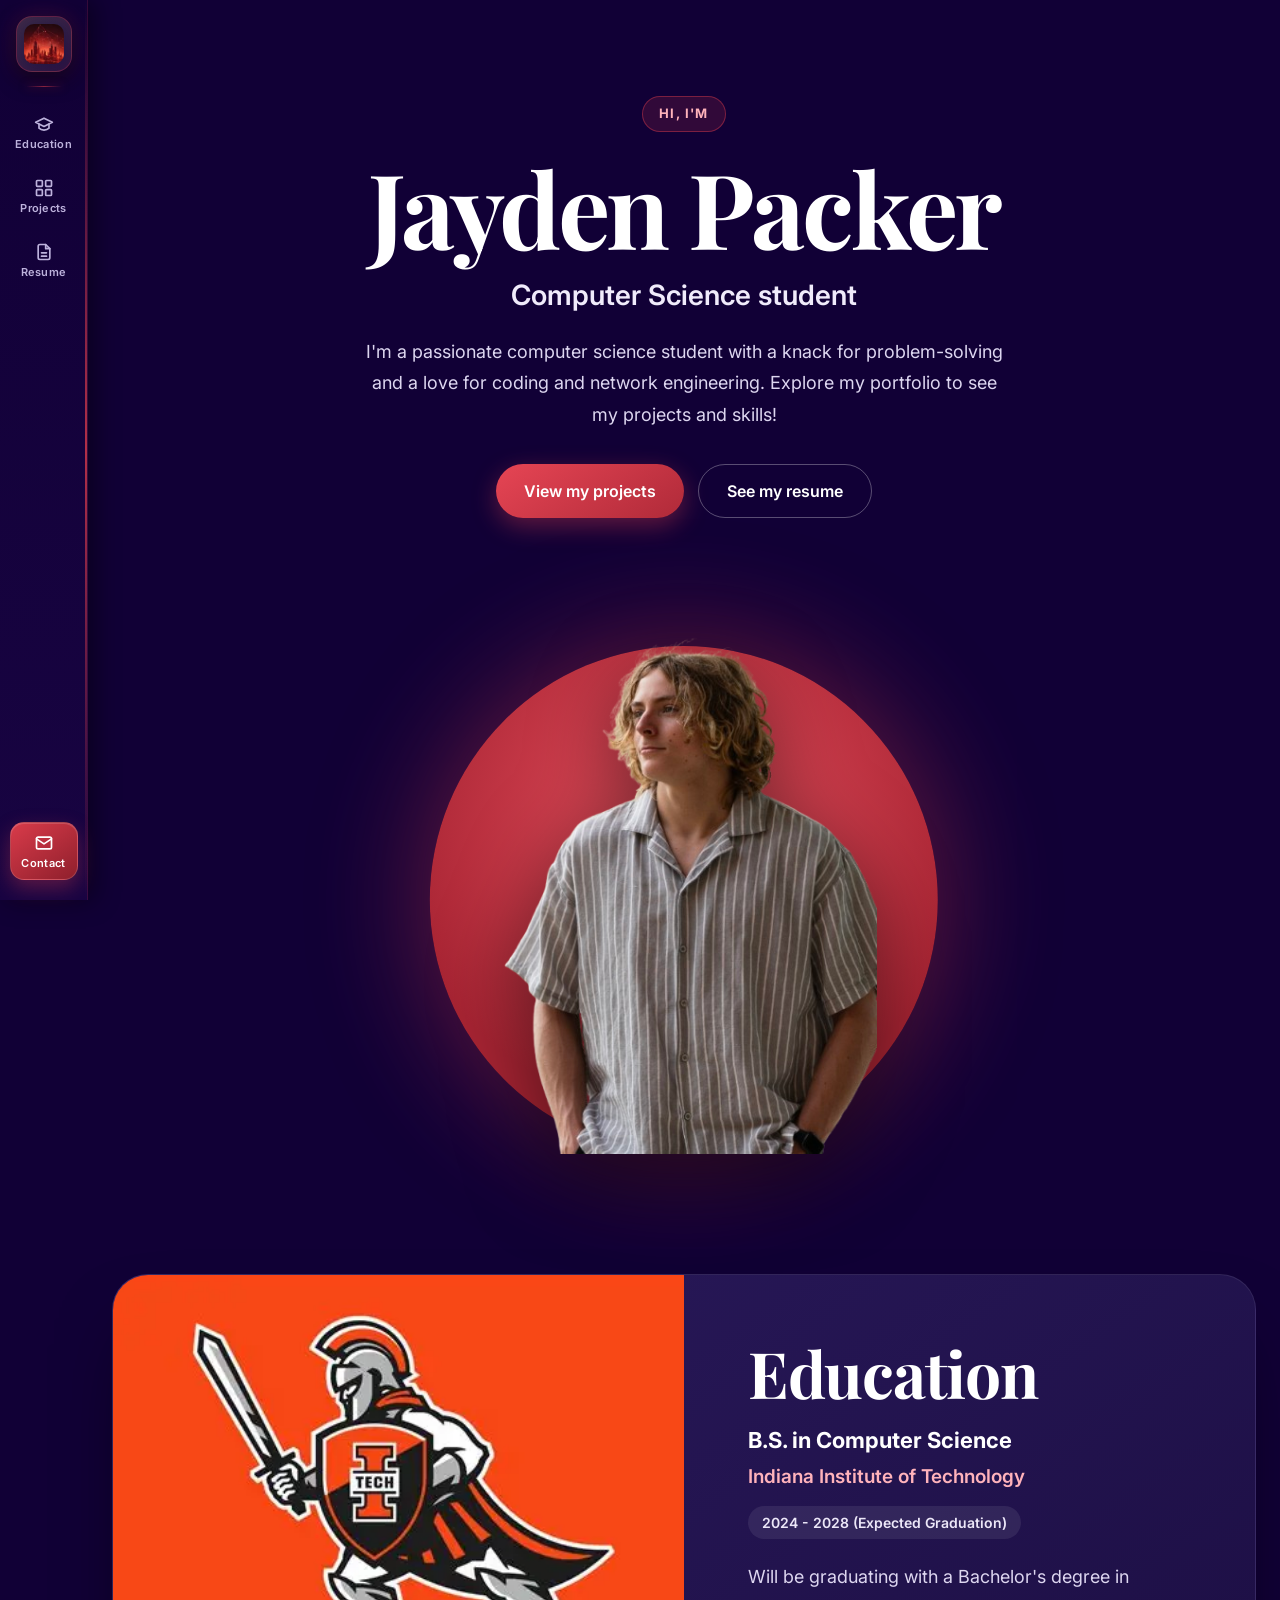
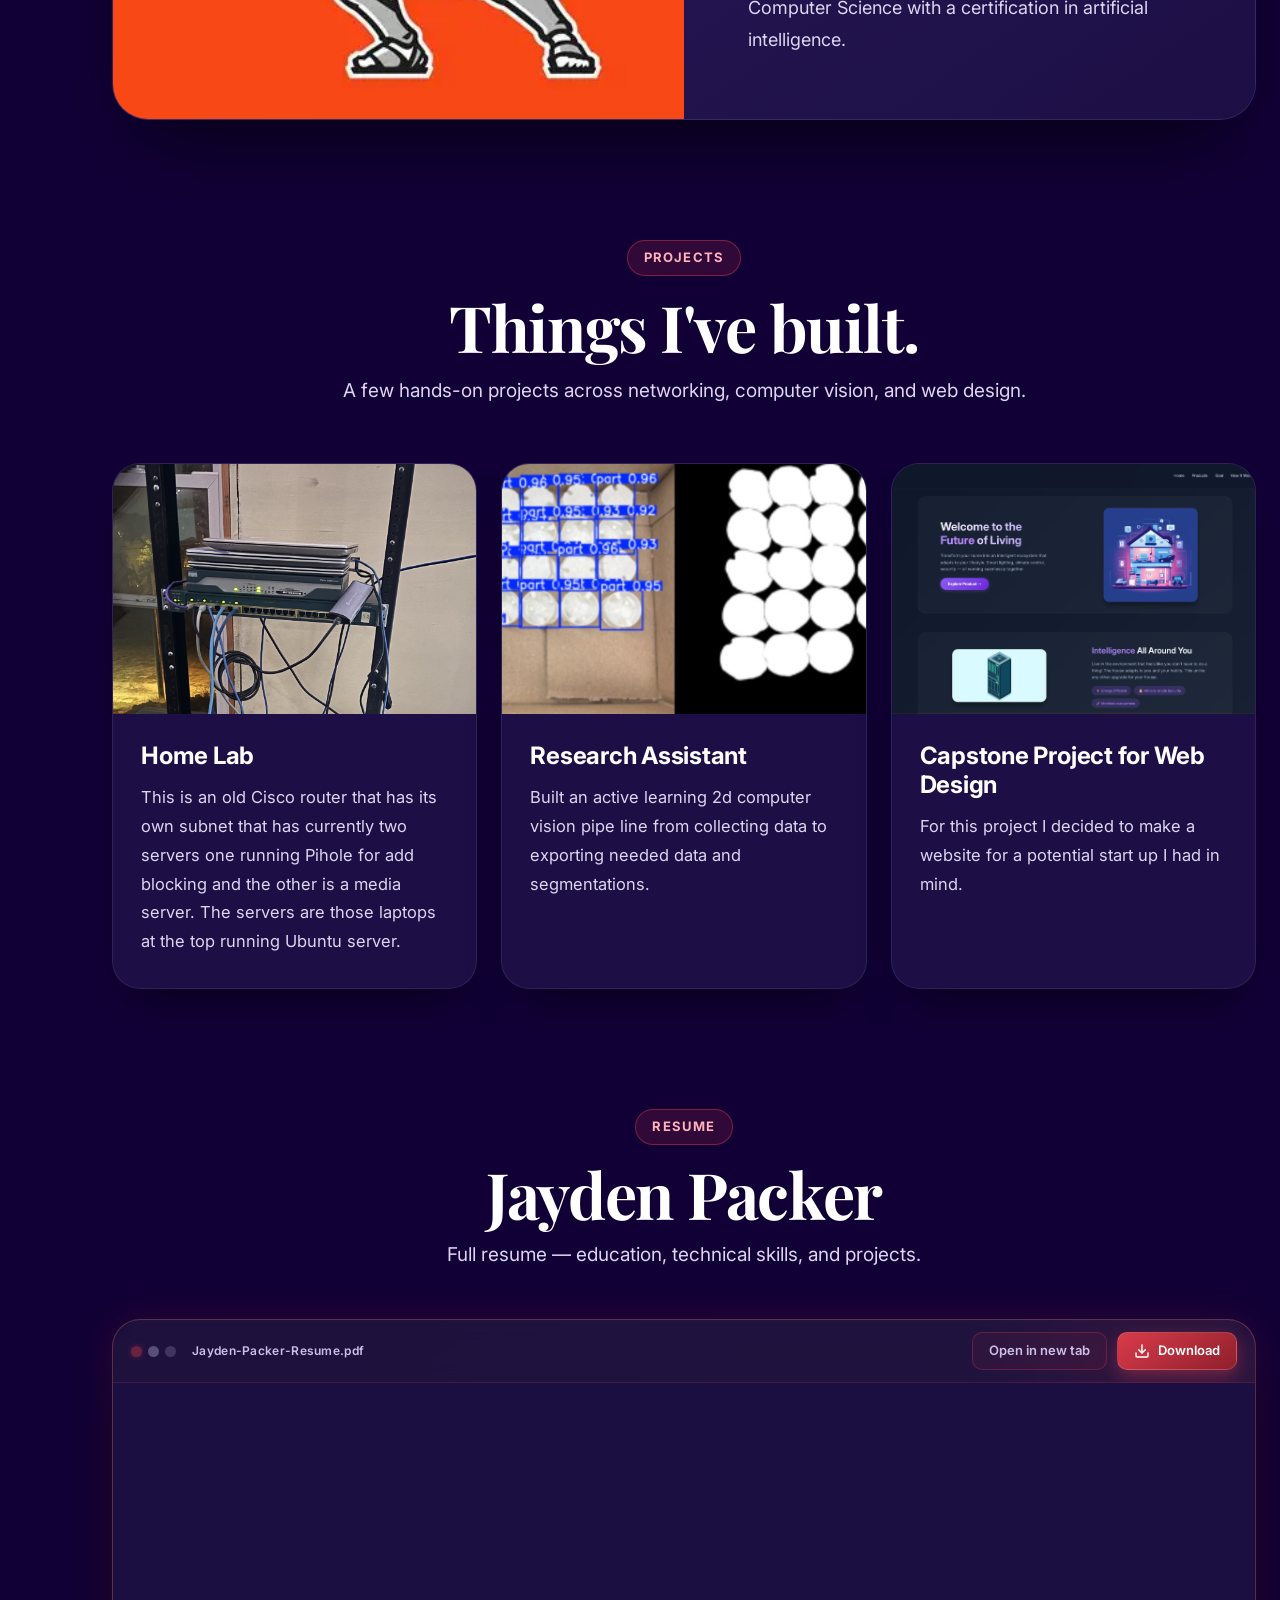
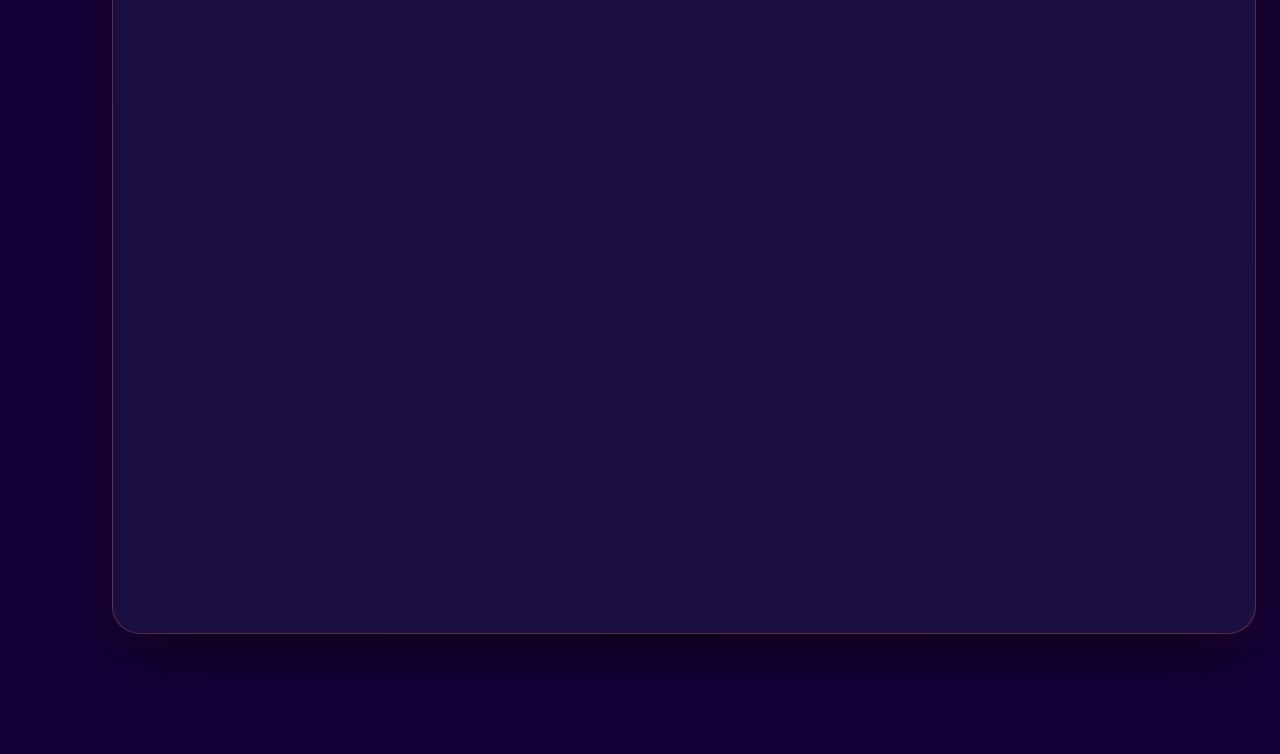
<file: index.html>
<!DOCTYPE html>
<html lang="en">

<head>
    <meta charset="UTF-8">
    <meta name="viewport" content="width=device-width, initial-scale=1.0, viewport-fit=cover">
    <meta name="theme-color" content="#110036">
    <title>Jayden Packer · Portfolio</title>
    <script>document.documentElement.classList.add('js')</script>
    <link rel="stylesheet" href="style.css" />
</head>

<body class="has-rail">
    <!-- TASKBAR -->
    <nav class="taskbar" id="taskbar" aria-label="Main navigation">
        <a href="#hero" class="taskbar1" aria-label="Home">
            <img src="OIP (1).webp" alt="logo">
        </a>

        <div class="rail-divider"></div>

        <a href="#education" class="rail-link">
            <span class="rail-dot"></span>
            <svg class="rail-icon" viewBox="0 0 24 24" fill="none" stroke="currentColor" stroke-width="2"
                stroke-linecap="round" stroke-linejoin="round" aria-hidden="true">
                <path d="M22 10 12 5 2 10l10 5 10-5z" />
                <path d="M6 12v5c3 3 9 3 12 0v-5" />
            </svg>
            <span class="rail-label">Education</span>
        </a>
        <a href="#projects" class="rail-link">
            <span class="rail-dot"></span>
            <svg class="rail-icon" viewBox="0 0 24 24" fill="none" stroke="currentColor" stroke-width="2"
                stroke-linecap="round" stroke-linejoin="round" aria-hidden="true">
                <rect x="3" y="3" width="7" height="7" rx="1" />
                <rect x="14" y="3" width="7" height="7" rx="1" />
                <rect x="14" y="14" width="7" height="7" rx="1" />
                <rect x="3" y="14" width="7" height="7" rx="1" />
            </svg>
            <span class="rail-label">Projects</span>
        </a>
        <a href="#resume" class="rail-link">
            <span class="rail-dot"></span>
            <svg class="rail-icon" viewBox="0 0 24 24" fill="none" stroke="currentColor" stroke-width="2"
                stroke-linecap="round" stroke-linejoin="round" aria-hidden="true">
                <path d="M14 3H7a2 2 0 0 0-2 2v14a2 2 0 0 0 2 2h10a2 2 0 0 0 2-2V8z" />
                <path d="M14 3v5h5" />
                <path d="M9 13h6M9 17h6" />
            </svg>
            <span class="rail-label">Resume</span>
        </a>

        <div class="rail-spacer"></div>

        <a href="contact.html" class="rail-link rail-contact">
            <span class="rail-dot"></span>
            <svg class="rail-icon" viewBox="0 0 24 24" fill="none" stroke="currentColor" stroke-width="2"
                stroke-linecap="round" stroke-linejoin="round" aria-hidden="true">
                <rect x="3" y="5" width="18" height="14" rx="2" />
                <path d="m3 7 9 6 9-6" />
            </svg>
            <span class="rail-label">Contact</span>
        </a>
    </nav>

    <!-- HERO -->
    <section id="hero" class="hero">
        <div class="hero-left reveal">
            <span class="hero-badge">Hi, I'm</span>
            <h1 class="hero-title">Jayden Packer</h1>
            <div class="hero-sub">Computer Science student</div>
            <p class="hero-desc">
                I'm a passionate computer science student with a knack for problem-solving and a love for coding and
                network engineering.
                Explore my portfolio to see my projects and skills!
            </p>
            <div class="hero-cta">
                <a href="#projects" class="btn btn-primary">View my projects</a>
                <a href="#resume" class="btn btn-ghost">See my resume</a>
            </div>
        </div>
        <div class="hero-right reveal">
            <img src="IMG_0576-removebg-preview.png" alt="profile" class="hero-img">
        </div>
    </section>

    <!-- EDUCATION -->
    <section id="education" class="education reveal">
        <div class="educationleft">
            <img class="educationleft-img" src="tech_logo.webp" alt="school">
        </div>
        <div class="educationright">
            <h2 class="education-title">Education</h2>
            <div class="education-subtitle">B.S. in Computer Science</div>
            <div class="education-school">Indiana Institute of Technology</div>
            <div class="education-dates">2024 - 2028 (Expected Graduation)</div>
            <p class="education-desc">
                Will be graduating with a Bachelor's degree in Computer Science with a certification in artificial
                intelligence.
            </p>
        </div>
    </section>

    <!-- PROJECTS -->
    <section id="projects" class="projects">
        <div class="section-head reveal">
            <span class="hero-badge">Projects</span>
            <h2 class="section-title">Things I've built.</h2>
            <p class="section-lead">A few hands-on projects across networking, computer vision, and web design.</p>
        </div>
        <div class="project-container">
            <div class="project-box reveal">
                <img src="project1IMG.jpeg" alt="Project 1" class="project-img">
                <h3>Home Lab</h3>
                <p>This is an old Cisco router that has its own subnet that has currently two servers one running Pihole
                    for add blocking and the other is a media server. The servers are those laptops at the top running
                    Ubuntu server.</p>
            </div>

            <div class="project-box reveal">
                <img src="project2.jpg" alt="Project 2" class="project-img">
                <h3>Research Assistant</h3>
                <p>Built an active learning 2d computer vision pipe line from collecting data to exporting needed data
                    and segmentations.</p>
            </div>

            <div class="project-box reveal">
                <img src="project3.png" alt="Project 3" class="project-img">
                <h3>Capstone Project for Web Design</h3>
                <p>For this project I decided to make a website for a potential start up I had in mind.</p>
            </div>
        </div>
    </section>

    <!-- RESUME -->
    <section id="resume" class="resume-section">
        <div class="resume-header reveal">
            <span class="hero-badge">Resume</span>
            <h2 class="resume-title">Jayden Packer</h2>
            <p class="resume-desc">
                Full resume — education, technical skills, and projects.
            </p>
        </div>

        <div class="resume-viewer reveal">
            <div class="resume-viewer-bar">
                <div class="viewer-dots">
                    <span></span><span></span><span></span>
                </div>
                <div class="viewer-filename">Jayden-Packer-Resume.pdf</div>
                <div class="viewer-actions">
                    <a href="Resume_5-06-26.pdf" target="_blank" rel="noopener" class="btn-view">
                        Open in new tab
                    </a>
                    <a href="Resume_5-06-26.pdf" download class="btn-download">
                        <svg width="16" height="16" viewBox="0 0 24 24" fill="none" stroke="currentColor"
                            stroke-width="2.2" stroke-linecap="round" stroke-linejoin="round" aria-hidden="true">
                            <path d="M21 15v4a2 2 0 0 1-2 2H5a2 2 0 0 1-2-2v-4" />
                            <polyline points="7 10 12 15 17 10" />
                            <line x1="12" y1="15" x2="12" y2="3" />
                        </svg>
                        Download
                    </a>
                </div>
            </div>

            <div class="resume-frame">
                <iframe src="Resume_5-06-26.pdf#view=FitH" title="Jayden Packer Resume" loading="lazy">
                    <p>Your browser doesn't support embedded PDFs.
                        <a href="Resume_5-06-26.pdf">Download the resume</a> instead.
                    </p>
                </iframe>
            </div>
        </div>
    </section>


    <!-- SCROLL-IN ANIMATION -->
    <script>
        (function () {
            var items = document.querySelectorAll('.reveal');
            if (!('IntersectionObserver' in window)) {
                items.forEach(function (el) { el.classList.add('in'); });
                return;
            }
            var io = new IntersectionObserver(function (entries) {
                entries.forEach(function (entry) {
                    if (!entry.isIntersecting) return;
                    var el = entry.target;
                    var idx = Array.prototype.indexOf.call(el.parentNode.children, el);
                    el.style.transitionDelay = (idx % 4) * 100 + 'ms';   // gentle stagger
                    el.classList.add('in');
                    setTimeout(function () { el.style.transitionDelay = ''; }, 1200);
                    io.unobserve(el);
                });
            }, { threshold: 0.12 });
            items.forEach(function (el) { io.observe(el); });
        })();
    </script>

    <!-- NAV SCRIPT: slide-away rail (desktop) + current-section highlight -->
    <script>
        (function () {
            const bar = document.getElementById('taskbar');
            if (!bar) return;

            const mq = window.matchMedia('(max-width: 900px)');
            const THRESHOLD = 120;   // don't hide until scrolled this far
            const DELTA = 8;         // ignore tiny scroll jitters

            let hidden = false;
            let lastY = window.scrollY;
            let ticking = false;
            let navigating = false;  // true while a nav-link smooth scroll is running
            let navTimer;

            /* Only a CSS class toggle: the rail slides with transform and the page
               layout never changes, so scrolling can't feed back into itself. */
            function setHidden(state) {
                if (state && mq.matches) state = false;   // never hide on phones/tablets
                if (state === hidden) return;
                hidden = state;
                bar.classList.toggle('hidden', state);
            }

            function update() {
                ticking = false;
                const y = Math.max(0, window.scrollY);

                if (mq.matches || navigating) { lastY = y; return; }

                if (y <= THRESHOLD) {
                    setHidden(false);
                    lastY = y;
                    return;
                }

                const diff = y - lastY;
                if (Math.abs(diff) > DELTA) {
                    if (!bar.matches(':hover')) setHidden(diff > 0);
                    lastY = y;
                }
            }

            function endNavSoon(ms) {
                clearTimeout(navTimer);
                navTimer = setTimeout(function () {
                    navigating = false;
                    lastY = window.scrollY;
                }, ms);
            }

            window.addEventListener('scroll', function () {
                if (navigating) endNavSoon(150);          // keep lock until scrolling settles
                if (ticking) return;
                ticking = true;
                requestAnimationFrame(update);
            }, { passive: true });

            // Clicking a nav link: keep the rail visible while the page scrolls there
            bar.querySelectorAll('a[href^="#"]').forEach(function (a) {
                a.addEventListener('click', function () {
                    navigating = true;
                    setHidden(false);
                    endNavSoon(250);
                });
            });

            // Bring the rail back by moving the mouse to the left edge, or by keyboard focus
            window.addEventListener('mousemove', function (e) {
                if (hidden && e.clientX <= 24) setHidden(false);
            }, { passive: true });
            bar.addEventListener('focusin', function () { setHidden(false); });

            function onViewportChange() {
                if (mq.matches) setHidden(false);
                lastY = window.scrollY;
            }
            if (mq.addEventListener) mq.addEventListener('change', onViewportChange);
            else mq.addListener(onViewportChange);        // Safari < 14

            /* ---- highlight the link for the section currently on screen ---- */
            const links = Array.from(bar.querySelectorAll('a[href^="#"]'));
            const byTarget = new Map();
            links.forEach(function (a) {
                const target = document.querySelector(a.getAttribute('href'));
                if (target) byTarget.set(target, a);
            });

            function setActive(link) {
                links.forEach(function (a) {
                    const on = a === link;
                    a.classList.toggle('active', on);
                    if (on) a.setAttribute('aria-current', 'true');
                    else a.removeAttribute('aria-current');
                });
            }

            if ('IntersectionObserver' in window) {
                const io = new IntersectionObserver(function (entries) {
                    entries.forEach(function (entry) {
                        if (entry.isIntersecting) setActive(byTarget.get(entry.target));
                    });
                }, { rootMargin: '-45% 0px -45% 0px', threshold: 0 });   // thin band mid-screen
                byTarget.forEach(function (_, section) { io.observe(section); });
            }
        })();
    </script>
</body>

</html>
</file>
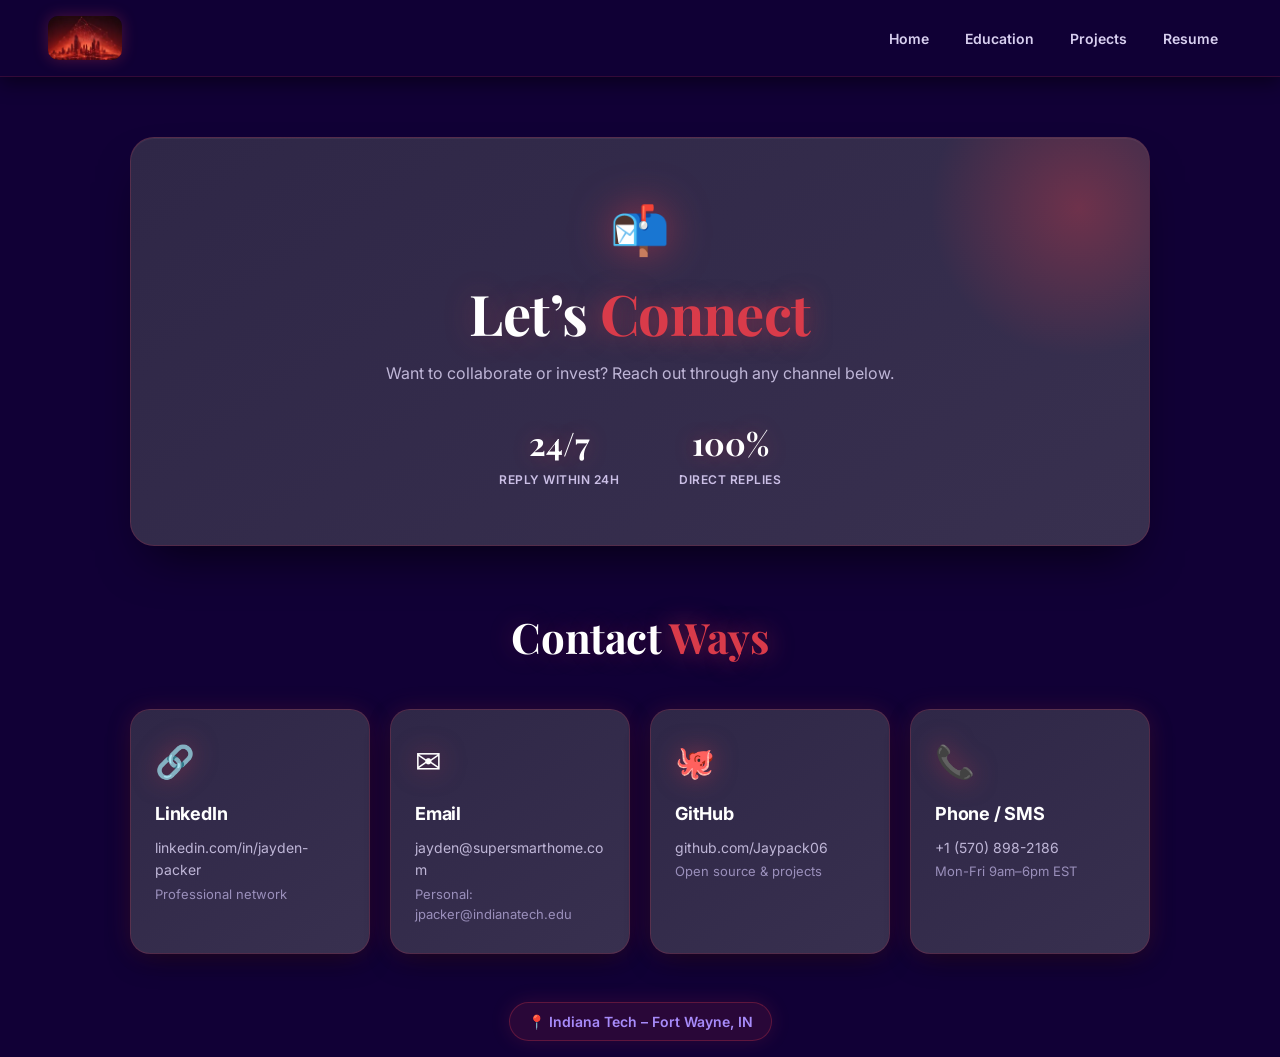
<file: contact.html>
<!DOCTYPE html>
<html>
    <head>
        <meta charset="UTF-8">
        <title>Jayden Packer · Contacts</title>
        <link rel="stylesheet" href="style.css">
        <link href="https://fonts.googleapis.com/css2?family=Inter:opsz,wght@14..32,300;14..32,400;14..32,600;14..32,700&display=swap" rel="stylesheet">
    </head>
    <body class="contact-page">
        <nav>
            <a href="index.html" class="logo-link">
                <img src="OIP (1).webp" alt="logo" class="logo">
            </a>
            <div class="nav-links">
                <a href="index.html" class="nav-link">Home</a>
                <a href="index.html#education" class="nav-link">Education</a>
                <a href="index.html#projects" class="nav-link">Projects</a>
                <a href="index.html#resume" class="nav-link">Resume</a>
            </div>
        </nav>
        <main>

            <section class="goal-hero">
                <div class="hero-content">
                    <div class="hero-icon">📬</div>
                    <h1 class="hero-title">Let’s <span class="highlight">Connect</span></h1>
                    <p class="hero-description">Want to collaborate or invest? Reach out through any channel below.</p>
                    <div class="hero-stats">
                        <div class="stat-item">
                            <span class="stat-number">24/7</span>
                            <span class="stat-label">Reply within 24h</span>
                        </div>
                        <div class="stat-item">
                            <span class="stat-number">100%</span>
                            <span class="stat-label">Direct replies</span>
                        </div>
                    </div>
                </div>
            </section>

            <section>
                <h2 class="centered-title">Contact <span class="highlight">Ways</span></h2>
                <div class="contact-grid">

                    <a href="https://linkedin.com/in/jayden-packer" target="_blank" class="contact-card">
                        <div class="contact-icon">🔗</div>
                        <div class="contact-title">LinkedIn</div>
                        <div class="contact-detail">linkedin.com/in/jayden-packer</div>
                        <div class="contact-detail">Professional network</div>
                    </a>

                    <a href="mailto:jaydenpacker267@gmail.com" class="contact-card">
                        <div class="contact-icon">✉️</div>
                        <div class="contact-title">Email</div>
                        <div class="contact-detail">jayden@supersmarthome.com</div>
                        <div class="contact-detail">Personal: jpacker@indianatech.edu</div>
                    </a>

                    <a href="https://github.com/Jaypack06" target="_blank" class="contact-card">
                        <div class="contact-icon">🐙</div>
                        <div class="contact-title">GitHub</div>
                        <div class="contact-detail">github.com/Jaypack06</div>
                        <div class="contact-detail">Open source & projects</div>
                    </a>

                    <a href="tel:+5708982186" class="contact-card">
                        <div class="contact-icon">📞</div>
                        <div class="contact-title">Phone / SMS</div>
                        <div class="contact-detail">+1 (570) 898-2186</div>
                        <div class="contact-detail">Mon-Fri 9am–6pm EST</div>
                    </a>
                </div>
            </section>



            <div style="text-align: center; margin: 3rem 0 1rem;">
                <div class="feature-tag"><a href="https://www.indianatech.edu/" target="_blank" style="text-decoration: none; color: #a78bfa;">📍 Indiana Tech – Fort Wayne, IN</a></div>
            </div>
        </main>





    </body>
</html>
</file>
<file: style.css>
/* ---------- FONT IMPORTS ---------- */
@import url('https://fonts.googleapis.com/css2?family=Inter:wght@400;600;700&display=swap');
@import url('https://fonts.googleapis.com/css2?family=Playfair+Display:wght@600;700&display=swap');

/* ---------- RESET & GLOBAL ---------- */
* {
    margin: 0;
    padding: 0;
    box-sizing: border-box;
}

html {
    scroll-behavior: smooth;
}

:root {
    --accent: #d93b4a;
    --rail-w: 88px;
    --ease-out: cubic-bezier(0.22, 1, 0.36, 1);
}

body {
    background-color: #110036;
    font-family: "Inter", system-ui, -apple-system, BlinkMacSystemFont, 'Segoe UI', Roboto, sans-serif;
    -webkit-font-smoothing: antialiased;
    -moz-osx-font-smoothing: grayscale;
    line-height: 1.5;
    color: #fff;
    overflow-x: clip;
}

/* Pages with the side rail reserve room for it ONCE. The layout never changes
   when the rail hides/shows, so there is no reflow and no scroll jitter. */
body.has-rail {
    padding-left: var(--rail-w);
}

/* ---------- TASKBAR: fixed vertical rail (desktop) ---------- */
.taskbar {
    position: fixed;
    top: 0;
    bottom: 0;
    left: 0;
    width: var(--rail-w);
    z-index: 1000;

    display: flex;
    flex-direction: column;
    align-items: center;
    gap: 6px;
    padding: 16px 0 20px;

    background: linear-gradient(180deg, #110036 0%, #180442 100%);
    border-right: 1px solid rgba(217, 59, 74, 0.18);
    box-shadow: 6px 0 24px rgba(0, 0, 0, 0.45);

    /* The slide: transform only (GPU-composited, never triggers layout) */
    transform: translate3d(0, 0, 0);
    transition: transform 0.4s var(--ease-out), box-shadow 0.4s var(--ease-out);
    will-change: transform;
}

/* glowing accent strip on the right edge of the rail */
.taskbar::after {
    content: "";
    position: absolute;
    top: 0;
    bottom: 0;
    right: 0;
    width: 2px;
    background: linear-gradient(180deg, transparent, rgba(217, 59, 74, 0.8), transparent);
    pointer-events: none;
}

.taskbar.hidden {
    transform: translate3d(-100%, 0, 0);
    box-shadow: none;
}

/* --- Logo badge --- */
.taskbar1 {
    display: flex;
    align-items: center;
    justify-content: center;
    width: 56px;
    height: 56px;
    flex-shrink: 0;
    border-radius: 16px;
    background: linear-gradient(145deg, #2f2747, #1b0f42);
    border: 1px solid rgba(217, 59, 74, 0.35);
    box-shadow:
        0 8px 20px rgba(0, 0, 0, 0.5),
        inset 0 0 20px rgba(217, 59, 74, 0.15),
        0 0 24px rgba(217, 59, 74, 0.2);
    transition: transform 0.25s ease, box-shadow 0.25s ease;
    -webkit-tap-highlight-color: transparent;
}

.taskbar1 img {
    width: 40px;
    height: 40px;
    object-fit: cover;
    border-radius: 10px;
    display: block;
}

.taskbar1:focus-visible {
    outline: none;
    border-color: var(--accent);
    box-shadow: 0 0 0 2px rgba(217, 59, 74, 0.5);
}

/* --- Divider --- */
.rail-divider {
    width: 36px;
    height: 1px;
    flex-shrink: 0;
    margin: 8px 0 10px;
    background: linear-gradient(90deg, transparent, rgba(217, 59, 74, 0.6), transparent);
    box-shadow: 0 0 8px rgba(217, 59, 74, 0.5);
}

/* pushes the Contact link to the bottom */
.rail-spacer {
    flex: 1;
}

/* --- Rail links (icon over label) --- */
.rail-link {
    position: relative;
    display: flex;
    flex-direction: column;
    align-items: center;
    justify-content: center;
    gap: 5px;
    width: 68px;
    height: 58px;
    flex-shrink: 0;
    border-radius: 14px;
    color: #bdb2dc;
    font-size: 11px;
    font-weight: 600;
    letter-spacing: 0.3px;
    text-decoration: none;
    background: transparent;
    border: 1px solid transparent;
    -webkit-tap-highlight-color: transparent;
    transition:
        color 0.25s ease,
        background 0.25s ease,
        border-color 0.25s ease,
        transform 0.2s ease,
        box-shadow 0.25s ease;
}

.rail-icon {
    width: 20px;
    height: 20px;
    flex-shrink: 0;
}

.rail-label {
    line-height: 1;
    text-align: center;
    white-space: nowrap;
}

/* glowing dot indicator */
.rail-dot {
    position: absolute;
    top: 7px;
    right: 9px;
    width: 6px;
    height: 6px;
    border-radius: 50%;
    background: var(--accent);
    box-shadow: 0 0 10px rgba(217, 59, 74, 0.9);
    opacity: 0;
    transform: scale(0.4);
    transition: opacity 0.25s ease, transform 0.25s ease;
}

/* current section (set by the scroll-spy script) */
.rail-link.active {
    color: #fff;
    background: linear-gradient(145deg, rgba(217, 59, 74, 0.2), rgba(217, 59, 74, 0.06));
    border-color: rgba(217, 59, 74, 0.4);
    box-shadow: 0 0 18px rgba(217, 59, 74, 0.2);
}

.rail-link.active .rail-dot {
    opacity: 1;
    transform: scale(1);
}

.rail-link:focus-visible {
    outline: none;
    color: #fff;
    border-color: var(--accent);
    box-shadow: 0 0 0 2px rgba(217, 59, 74, 0.4);
}

/* --- Contact (special) --- */
.rail-contact {
    color: #fff;
    background: linear-gradient(145deg, #d93b4a, #8f1f2c);
    border: 1px solid rgba(255, 255, 255, 0.15);
    box-shadow:
        0 8px 20px rgba(217, 59, 74, 0.35),
        inset 0 1px 0 rgba(255, 255, 255, 0.15);
}

.rail-contact .rail-dot {
    background: #fff;
    box-shadow: 0 0 10px rgba(255, 255, 255, 0.9);
}

.rail-contact.active {
    background: linear-gradient(145deg, #e64554, #a82433);
    border-color: rgba(255, 255, 255, 0.3);
}

/* Hover effects only on devices that really hover (no sticky hover on phones) */
@media (hover: hover) {
    .taskbar1:hover {
        transform: translateY(-2px) scale(1.04);
        box-shadow:
            0 10px 26px rgba(0, 0, 0, 0.6),
            inset 0 0 24px rgba(217, 59, 74, 0.25),
            0 0 32px rgba(217, 59, 74, 0.4);
    }

    .rail-link:hover {
        color: #fff;
        background: linear-gradient(145deg, rgba(217, 59, 74, 0.16), rgba(217, 59, 74, 0.05));
        border-color: rgba(217, 59, 74, 0.35);
        transform: translateY(-2px);
        box-shadow: 0 6px 16px rgba(0, 0, 0, 0.4), 0 0 18px rgba(217, 59, 74, 0.25);
    }

    .rail-link:hover .rail-dot {
        opacity: 1;
        transform: scale(1);
    }

    .rail-contact:hover {
        background: linear-gradient(145deg, #e64554, #a82433);
        border-color: rgba(255, 255, 255, 0.3);
        box-shadow:
            0 10px 26px rgba(217, 59, 74, 0.55),
            inset 0 1px 0 rgba(255, 255, 255, 0.2),
            0 0 24px rgba(217, 59, 74, 0.5);
        transform: translateY(-3px);
    }
}

/* Short desktop windows: tighten so everything still fits */
@media (min-width: 901px) and (max-height: 560px) {
    .taskbar { gap: 3px; padding: 10px 0; }
    .taskbar1 { width: 46px; height: 46px; }
    .taskbar1 img { width: 32px; height: 32px; }
    .rail-divider { margin: 4px 0 6px; }
    .rail-link { height: 48px; gap: 3px; }
}

/* ---------- PHONES & TABLETS: floating bottom tab bar ---------- */
@media (max-width: 900px) {
    body.has-rail {
        padding-left: 0;
        padding-bottom: calc(92px + env(safe-area-inset-bottom, 0px));
    }

    .taskbar {
        top: auto;
        left: 12px;
        right: 12px;
        bottom: calc(12px + env(safe-area-inset-bottom, 0px));
        width: auto;
        max-width: 560px;
        margin: 0 auto;
        height: 68px;

        flex-direction: row;
        justify-content: space-between;
        gap: 4px;
        padding: 8px;

        border: 1px solid rgba(217, 59, 74, 0.28);
        border-radius: 22px;
        /* solid colour instead of backdrop-filter: avoids mobile jank */
        background: rgba(24, 4, 66, 0.97);
        box-shadow: 0 12px 30px rgba(0, 0, 0, 0.6), 0 0 24px rgba(217, 59, 74, 0.15);

        /* never hides on phones */
        transform: none !important;
        will-change: auto;
    }

    .taskbar::after,
    .rail-divider,
    .rail-spacer,
    .rail-dot {
        display: none;
    }

    .taskbar1 {
        width: 48px;
        height: 48px;
        border-radius: 14px;
    }

    .taskbar1 img {
        width: 34px;
        height: 34px;
    }

    .rail-link,
    .rail-contact {
        flex: 1 1 0;
        width: auto;
        min-width: 0;
        height: 52px;
        border-radius: 14px;
    }
}

@media (max-width: 360px) {
    .taskbar { left: 8px; right: 8px; padding: 6px; }
    .rail-link { font-size: 10px; }
}

@media (prefers-reduced-motion: reduce) {
    html { scroll-behavior: auto; }
    .taskbar,
    .taskbar1,
    .rail-link,
    .rail-dot {
        transition: none;
    }
}

/* ============================================================
   PORTFOLIO SECTIONS — big type, big imagery, generous space
   ============================================================ */
:root {
    --surface: #1d0f45;
    --text-soft: #ddd6f0;     /* body copy: high contrast on the dark background */
    --line: rgba(255, 255, 255, 0.08);
}

/* ---------- Shared ---------- */
.hero-badge {
    display: inline-block;
    padding: 7px 16px;
    border-radius: 999px;
    background: rgba(217, 59, 74, 0.16);
    border: 1px solid rgba(217, 59, 74, 0.45);
    color: #ffb3bb;
    font-size: 13px;
    font-weight: 700;
    letter-spacing: 1.2px;
    text-transform: uppercase;
}

.section-head {
    text-align: center;
    max-width: 720px;
    margin: 0 auto 56px;
}

.section-title {
    font-family: 'Playfair Display', serif;
    font-size: clamp(38px, 5.5vw, 64px);
    line-height: 1.08;
    letter-spacing: -0.02em;
    margin: 16px 0 14px;
    color: #fff;
}

.section-lead {
    font-size: 19px;
    line-height: 1.7;
    color: var(--text-soft);
}

/* scroll-in animation (only when JS is running) */
.js .reveal {
    opacity: 0;
    translate: 0 36px;
    transition: opacity 0.9s var(--ease-out), translate 0.9s var(--ease-out),
                transform 0.3s ease, box-shadow 0.3s ease, border-color 0.3s ease;
}
.js .reveal.in { opacity: 1; translate: 0 0; }

@media (prefers-reduced-motion: reduce) {
    .js .reveal { opacity: 1; translate: none; transition: none; }
}

/* ---------- Buttons ---------- */
.hero-cta { display: flex; justify-content: center; flex-wrap: wrap; gap: 14px; margin-top: 34px; }

.btn {
    display: inline-flex;
    align-items: center;
    padding: 14px 28px;
    border-radius: 999px;
    font-size: 16px;
    font-weight: 600;
    text-decoration: none;
    transition: transform 0.2s ease, background 0.25s ease, box-shadow 0.25s ease;
}
.btn-primary {
    color: #fff;
    background: linear-gradient(145deg, #e64554, #b02a39);
    box-shadow: 0 8px 24px rgba(217, 59, 74, 0.4);
}
.btn-ghost { color: #fff; border: 1px solid rgba(255, 255, 255, 0.3); }
@media (hover: hover) {
    .btn:hover { transform: translateY(-2px); }
    .btn-ghost:hover { background: rgba(255, 255, 255, 0.08); }
}

/* ---------- HERO: centered headline, big portrait ---------- */
.hero {
    width: min(1200px, 100% - 48px);
    margin: 0 auto;
    padding: 96px 0 0;
    display: flex;
    flex-direction: column;
    align-items: center;
    text-align: center;
}

.hero-left { max-width: 820px; }

.hero .hero-title {
    font-family: 'Playfair Display', serif;
    font-size: clamp(48px, 9vw, 104px);
    line-height: 1.02;
    letter-spacing: -0.03em;
    margin: 22px 0 14px;
    color: #fff;
    text-shadow: none;
}

.hero-sub {
    font-size: clamp(20px, 2.6vw, 28px);
    font-weight: 600;
    color: #f0ebfb;
    margin-bottom: 20px;
}

.hero-desc {
    max-width: 640px;
    margin: 0 auto;
    font-size: 18px;
    line-height: 1.75;
    color: var(--text-soft);
}

.hero-right {
    position: relative;
    width: min(620px, 100%);
    height: clamp(340px, 52vw, 580px);
    margin-top: 56px;
    display: flex;
    justify-content: center;
    align-items: flex-end;
}

.hero-right::before {
    content: "";
    position: absolute;
    bottom: 0;
    left: 50%;
    width: 82%;
    aspect-ratio: 1;
    transform: translateX(-50%);
    border-radius: 50%;
    background: radial-gradient(circle at 50% 35%, #e9515f, #a82433 70%);
    box-shadow: 0 0 120px rgba(217, 59, 74, 0.45);
}

.hero-img {
    position: relative;
    z-index: 1;
    height: 100%;
    width: auto;
    max-width: 100%;
    object-fit: contain;
    filter: drop-shadow(0 24px 40px rgba(0, 0, 0, 0.5));
}

/* ---------- EDUCATION: one big rounded tile, photo + text ---------- */
.education {
    width: min(1200px, 100% - 48px);
    margin: 120px auto;
    display: grid;
    grid-template-columns: 1fr 1fr;
    overflow: hidden;
    background: linear-gradient(145deg, #2a1a5c, var(--surface));
    border: 1px solid var(--line);
    border-radius: 36px;
    box-shadow: 0 40px 80px -30px rgba(0, 0, 0, 0.7);
}

.educationleft { position: relative; min-height: 440px; }

.educationleft-img {
    position: absolute;
    inset: 0;
    width: 100%;
    height: 100%;
    object-fit: cover;
}

.educationright {
    display: flex;
    flex-direction: column;
    justify-content: center;
    align-items: flex-start;
    padding: clamp(32px, 5vw, 72px);
}

.education-title {
    font-family: 'Playfair Display', serif;
    font-size: clamp(40px, 5vw, 64px);
    line-height: 1.05;
    letter-spacing: -0.02em;
    margin-bottom: 18px;
    color: #fff;
}

.education-subtitle { font-size: 22px; font-weight: 700; color: #fff; margin-bottom: 6px; }
.education-school { font-size: 19px; font-weight: 600; color: #ffb3bb; margin-bottom: 14px; }

.education-dates {
    display: inline-block;
    padding: 6px 14px;
    margin-bottom: 22px;
    border-radius: 999px;
    background: rgba(255, 255, 255, 0.08);
    color: #ece7f8;
    font-size: 14px;
    font-weight: 600;
}

.education-desc { max-width: 52ch; font-size: 18px; line-height: 1.75; color: var(--text-soft); }

/* ---------- PROJECTS: three image-first cards ---------- */
.projects { width: min(1200px, 100% - 48px); margin: 120px auto; }

.project-container {
    display: grid;
    grid-template-columns: repeat(3, 1fr);
    gap: 24px;
}

.project-box {
    display: flex;
    flex-direction: column;
    overflow: hidden;
    background: var(--surface);
    border: 1px solid var(--line);
    border-radius: 28px;
    box-shadow: 0 24px 50px -24px rgba(0, 0, 0, 0.7);
}

.project-img {
    width: 100%;
    height: 250px;
    object-fit: cover;
    display: block;
    transition: transform 0.7s var(--ease-out);
}

.project-box h3 {
    padding: 28px 28px 0;
    margin-bottom: 12px;
    font-size: 24px;
    line-height: 1.2;
    letter-spacing: -0.01em;
    color: #fff;
}

.project-box p { padding: 0 28px 32px; font-size: 16.5px; line-height: 1.75; color: var(--text-soft); }

@media (hover: hover) {
    .project-box:hover { transform: translateY(-6px); border-color: rgba(217, 59, 74, 0.5); box-shadow: 0 30px 60px -20px rgba(0, 0, 0, 0.8), 0 0 40px rgba(217, 59, 74, 0.2); }
    .project-box:hover .project-img { transform: scale(1.05); }
}

/* ---------- RESPONSIVE ---------- */
@media (max-width: 900px) {
    .hero { padding-top: 56px; }
    .hero-right { margin-top: 40px; }
    .education { grid-template-columns: 1fr; margin: 80px auto; border-radius: 28px; }
    .educationleft { min-height: 280px; }
    .projects { margin: 80px auto; }
    .project-container { grid-template-columns: 1fr; }
    .project-img { height: 220px; }
    .section-head { margin-bottom: 36px; }
}

/* ============================================================
   CONTACT PAGE — matches portfolio theme
   ============================================================ */

/* This page uses a horizontal nav instead of the vertical rail,
   so cancel the body padding-left from the portfolio layout. */
body.contact-page {
    padding-left: 0;
}

/* ---------- NAV (horizontal top bar, contact page only) ---------- */
nav:not(.taskbar) {
    display: flex;
    align-items: center;
    justify-content: space-between;
    padding: 16px 48px;
    background: rgba(17, 0, 54, 0.96);
    backdrop-filter: blur(10px);
    border-bottom: 1px solid rgba(217, 59, 74, 0.18);
    box-shadow: 0 6px 18px rgba(0, 0, 0, 0.45);
    position: sticky;
    top: 0;
    z-index: 999;
}

.logo-link {
    display: flex;
    align-items: center;
    text-decoration: none;
}

.logo {
    height: 44px;
    width: auto;
    border-radius: 10px;
    box-shadow: 0 0 15px rgba(217, 59, 74, 0.3);
}

.nav-links {
    display: flex;
    gap: 8px;
}

.nav-link {
    color: #d8cff0;
    text-decoration: none;
    font-size: 14px;
    font-weight: 600;
    padding: 8px 14px;
    border-radius: 20px;
    transition: color 0.25s ease, background 0.25s ease, transform 0.2s ease;
}

.nav-link:hover {
    color: #fff;
    background: rgba(217, 59, 74, 0.12);
    transform: translateY(-1px);
}

/* ---------- HERO ---------- */
.goal-hero {
    max-width: 1100px;
    margin: 60px auto 40px;
    padding: 0 40px;
}

.hero-content {
    position: relative;
    overflow: hidden;
    text-align: center;
    padding: 56px 48px;
    background: linear-gradient(145deg, #2f2747, #38304f);
    border: 1px solid rgba(217, 59, 74, 0.2);
    border-radius: 24px;
    box-shadow:
        0 25px 50px -20px rgba(0, 0, 0, 0.7),
        inset 0 1px 0 rgba(255, 255, 255, 0.05);
}

/* soft red glow behind the hero */
.hero-content::before {
    content: "";
    position: absolute;
    top: -80px;
    right: -80px;
    width: 300px;
    height: 300px;
    border-radius: 50%;
    background: radial-gradient(circle, rgba(217, 59, 74, 0.35), transparent 70%);
    pointer-events: none;
}

.hero-icon {
    font-size: 48px;
    margin-bottom: 16px;
    filter: drop-shadow(0 0 20px rgba(217, 59, 74, 0.6));
}

.hero-title {
    font-family: 'Playfair Display', serif;
    font-size: 56px;
    line-height: 1.1;
    color: #fff;
    margin: 0 0 16px;
    letter-spacing: -0.6px;
    text-shadow: 0 0 30px rgba(217, 59, 74, 0.3);
}

.highlight {
    color: #d93b4a;
    text-shadow: 0 0 25px rgba(217, 59, 74, 0.55);
}

.hero-description {
    color: #bfb6d7;
    font-size: 16px;
    line-height: 1.7;
    max-width: 640px;
    margin: 0 auto 32px;
}

.hero-stats {
    display: flex;
    justify-content: center;
    gap: 60px;
    flex-wrap: wrap;
}

.stat-item {
    display: flex;
    flex-direction: column;
    align-items: center;
    gap: 4px;
}

.stat-number {
    font-family: 'Playfair Display', serif;
    font-size: 32px;
    font-weight: 700;
    color: #fff;
    text-shadow: 0 0 20px rgba(217, 59, 74, 0.4);
}

.stat-label {
    font-size: 12px;
    color: #cbbfe6;
    font-weight: 600;
    letter-spacing: 0.5px;
    text-transform: uppercase;
}

/* ---------- SECTION TITLE ---------- */
.centered-title {
    text-align: center;
    font-family: 'Playfair Display', serif;
    font-size: 42px;
    color: #fff;
    margin: 60px 0 40px;
    letter-spacing: -0.4px;
    text-shadow: 0 0 25px rgba(217, 59, 74, 0.25);
}

/* ---------- CONTACT GRID ---------- */
.contact-grid {
    max-width: 1100px;
    margin: 0 auto 40px;
    padding: 0 40px;
    display: grid;
    grid-template-columns: repeat(auto-fit, minmax(240px, 1fr));
    gap: 20px;
}

.contact-card {
    display: block;
    text-decoration: none;
    color: inherit;
    background: linear-gradient(145deg, #2f2747, #38304f);
    border: 1px solid rgba(217, 59, 74, 0.2);
    border-radius: 20px;
    padding: 28px 24px;
    box-shadow:
        0 0 25px rgba(217, 59, 74, 0.15),
        0 10px 30px -10px rgba(0, 0, 0, 0.7);
    transition: transform 0.3s ease, box-shadow 0.3s ease, border-color 0.3s ease;
}

.contact-card:hover {
    transform: translateY(-8px) scale(1.01);
    border-color: rgba(217, 59, 74, 0.5);
    box-shadow:
        0 0 35px rgba(217, 59, 74, 0.35),
        0 20px 40px -12px rgba(0, 0, 0, 0.8);
}

.contact-icon {
    font-size: 32px;
    margin-bottom: 14px;
    filter: drop-shadow(0 0 12px rgba(217, 59, 74, 0.5));
}

.contact-title {
    font-size: 18px;
    font-weight: 700;
    color: #fff;
    margin-bottom: 10px;
    letter-spacing: -0.2px;
}

.contact-detail {
    color: #bfb6d7;
    font-size: 14px;
    line-height: 1.6;
    word-break: break-word;
}

/* the second line reads as a quieter sub-detail */
.contact-detail + .contact-detail {
    margin-top: 2px;
    color: #9a8fbb;
    font-size: 13px;
}

/* ---------- FEATURE TAGS (bottom badges) ---------- */
.feature-tag {
    display: inline-block;
    background: rgba(217, 59, 74, 0.12);
    border: 1px solid rgba(217, 59, 74, 0.3);
    color: #cbbfe6;
    padding: 8px 18px;
    border-radius: 30px;
    font-size: 14px;
    font-weight: 600;
    box-shadow: 0 0 20px rgba(217, 59, 74, 0.15);
    transition: background 0.25s ease, transform 0.2s ease;
}

.feature-tag:hover {
    background: rgba(217, 59, 74, 0.2);
    transform: translateY(-2px);
}

/* ---------- FOOTER ---------- */
footer {
    text-align: center;
    padding: 40px 20px;
    color: #7a6d9c;
    font-size: 13px;
    border-top: 1px solid rgba(217, 59, 74, 0.15);
    margin-top: 60px;
}

/* ---------- RESPONSIVE ---------- */
@media (max-width: 900px) {
    nav:not(.taskbar) {
        padding: 12px 20px;
        flex-direction: column;
        gap: 12px;
    }
    .nav-links {
        flex-wrap: wrap;
        justify-content: center;
    }
    .goal-hero { padding: 0 20px; }
    .hero-content { padding: 40px 24px; }
    .hero-title { font-size: 38px; }
    .hero-stats { gap: 32px; }
    .centered-title { font-size: 32px; }
    .contact-grid { padding: 0 20px; }
}

/* ============================================================
   RESUME SECTION (embedded PDF viewer)
   ============================================================ */

.resume-section {
    max-width: 1400px;
    width: calc(100% - 160px);
    margin: 40px auto 80px;
    padding: 0 60px;
}

/* ---------- Header above the viewer ---------- */
.resume-header {
    margin-bottom: 28px;
}

.resume-title {
    font-family: 'Playfair Display', serif;
    font-size: 48px;
    line-height: 1.1;
    letter-spacing: -0.6px;
    margin: 14px 0 10px;
    color: #fff;
    text-shadow: 0 0 25px rgba(217, 59, 74, 0.3);
}

.resume-desc {
    color: #bfb6d7;
    font-size: 15px;
    line-height: 1.7;
    max-width: 560px;
    margin: 0;
}

/* ---------- Viewer shell (looks like a mini app window) ---------- */
.resume-viewer {
    position: relative;
    border-radius: 20px;
    overflow: hidden;
    background: linear-gradient(145deg, #2f2747, #38304f);
    border: 1px solid rgba(217, 59, 74, 0.25);
    box-shadow:
        0 25px 60px -20px rgba(0, 0, 0, 0.75),
        0 0 40px rgba(217, 59, 74, 0.15),
        inset 0 1px 0 rgba(255, 255, 255, 0.04);
}

/* soft red glow behind the frame */
.resume-viewer::before {
    content: "";
    position: absolute;
    top: -120px;
    right: -120px;
    width: 400px;
    height: 400px;
    border-radius: 50%;
    background: radial-gradient(circle, rgba(217, 59, 74, 0.28), transparent 70%);
    pointer-events: none;
    z-index: 0;
}

/* ---------- Top bar inside the viewer ---------- */
.resume-viewer-bar {
    position: relative;
    z-index: 1;
    display: flex;
    align-items: center;
    gap: 16px;
    padding: 12px 18px;
    background: rgba(17, 0, 54, 0.55);
    backdrop-filter: blur(8px);
    border-bottom: 1px solid rgba(217, 59, 74, 0.2);
}

.viewer-dots {
    display: flex;
    gap: 6px;
    flex-shrink: 0;
}

.viewer-dots span {
    width: 11px;
    height: 11px;
    border-radius: 50%;
    background: rgba(217, 59, 74, 0.4);
    box-shadow: 0 0 6px rgba(217, 59, 74, 0.3);
}

.viewer-dots span:nth-child(2) { background: rgba(203, 191, 230, 0.35); box-shadow: none; }
.viewer-dots span:nth-child(3) { background: rgba(203, 191, 230, 0.2); box-shadow: none; }

.viewer-filename {
    color: #cbbfe6;
    font-size: 12px;
    font-weight: 600;
    letter-spacing: 0.3px;
    flex: 1;
    overflow: hidden;
    text-overflow: ellipsis;
    white-space: nowrap;
}

.viewer-actions {
    display: flex;
    gap: 10px;
    flex-shrink: 0;
}

/* ---------- Buttons ---------- */
.btn-download,
.btn-view {
    display: inline-flex;
    align-items: center;
    gap: 8px;
    padding: 8px 16px;
    border-radius: 10px;
    font-size: 13px;
    font-weight: 600;
    text-decoration: none;
    transition: transform 0.2s ease, box-shadow 0.25s ease,
                background 0.25s ease, border-color 0.25s ease, color 0.25s ease;
}

.btn-download {
    background: linear-gradient(145deg, #d93b4a, #8f1f2c);
    color: #fff;
    border: 1px solid rgba(255, 255, 255, 0.15);
    box-shadow: 0 6px 16px rgba(217, 59, 74, 0.4);
}

.btn-download:hover {
    transform: translateY(-2px);
    box-shadow: 0 10px 22px rgba(217, 59, 74, 0.55), 0 0 18px rgba(217, 59, 74, 0.45);
}

.btn-view {
    color: #cbbfe6;
    background: rgba(217, 59, 74, 0.08);
    border: 1px solid rgba(217, 59, 74, 0.3);
}

.btn-view:hover {
    color: #fff;
    background: rgba(217, 59, 74, 0.18);
    border-color: rgba(217, 59, 74, 0.55);
    transform: translateY(-2px);
}

/* ---------- The PDF iframe ---------- */
.resume-frame {
    position: relative;
    z-index: 1;
    width: 100%;
    height: 850px;                /* tall enough to read a full page */
    background: #1b0f42;
}

.resume-frame iframe {
    width: 100%;
    height: 100%;
    border: 0;
    display: block;
    background: #1b0f42;
}

/* ---------- Responsive ---------- */
@media (max-width: 900px) {
    .resume-section {
        width: calc(100% - 32px);
        padding: 0 16px;
        margin-bottom: 56px;
    }
    .resume-title {
        font-size: 34px;
    }
    .resume-viewer-bar {
        flex-wrap: wrap;
        gap: 10px;
        padding: 10px 14px;
    }
    .viewer-filename {
        order: -1;
        flex-basis: 100%;
        text-align: center;
    }
    .viewer-actions {
        margin-left: auto;
    }
    .btn-download,
    .btn-view {
        padding: 7px 12px;
        font-size: 12px;
    }
    .resume-frame {
        height: 600px;
    }
}
/* ---------- RESUME: match the new section style ---------- */
.resume-section { width: min(1200px, 100% - 48px); max-width: none; margin: 120px auto; padding: 0; }
.resume-header { text-align: center; max-width: 720px; margin: 0 auto 48px; }
.resume-title { font-size: clamp(38px, 5.5vw, 64px); letter-spacing: -0.02em; text-shadow: none; }
.resume-desc { margin: 0 auto; max-width: 560px; font-size: 19px; line-height: 1.7; color: var(--text-soft); }
.resume-viewer { border-radius: 28px; }
@media (max-width: 900px) { .resume-section { margin: 80px auto; } }
</file>
